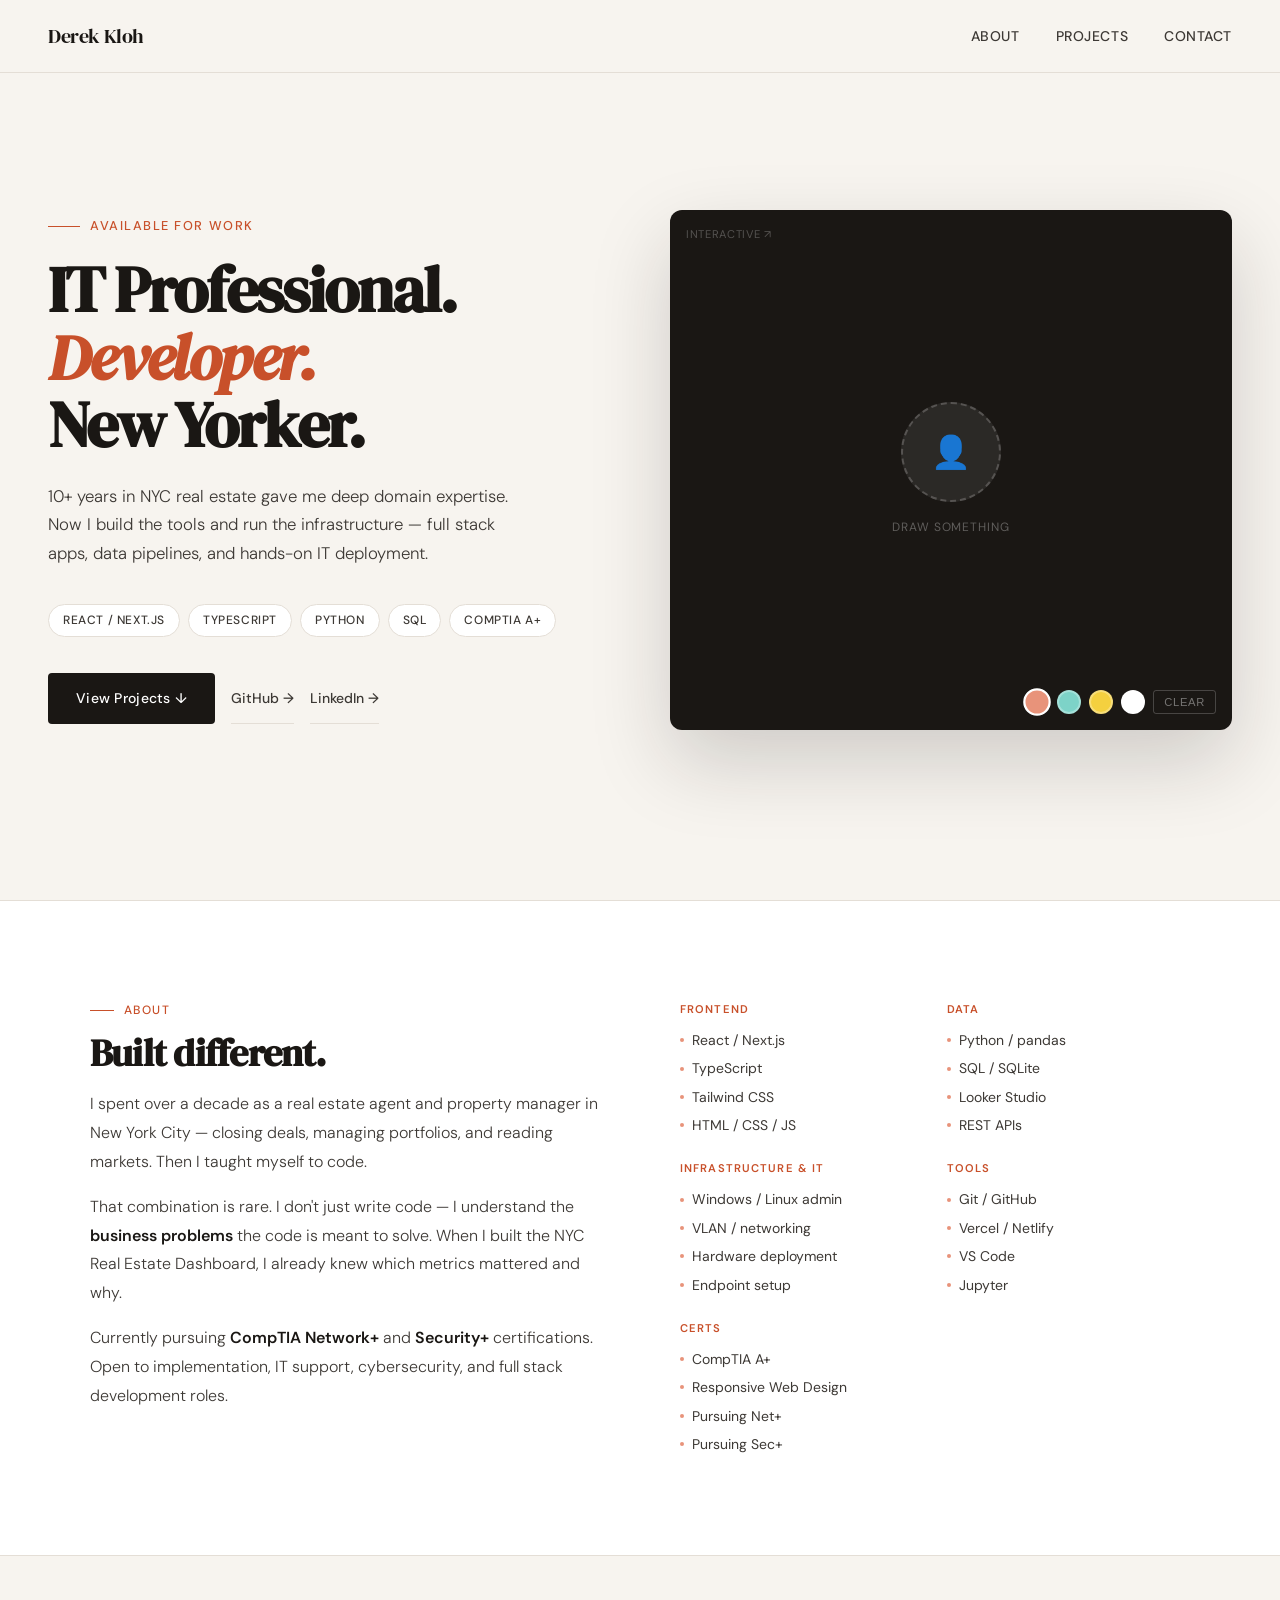
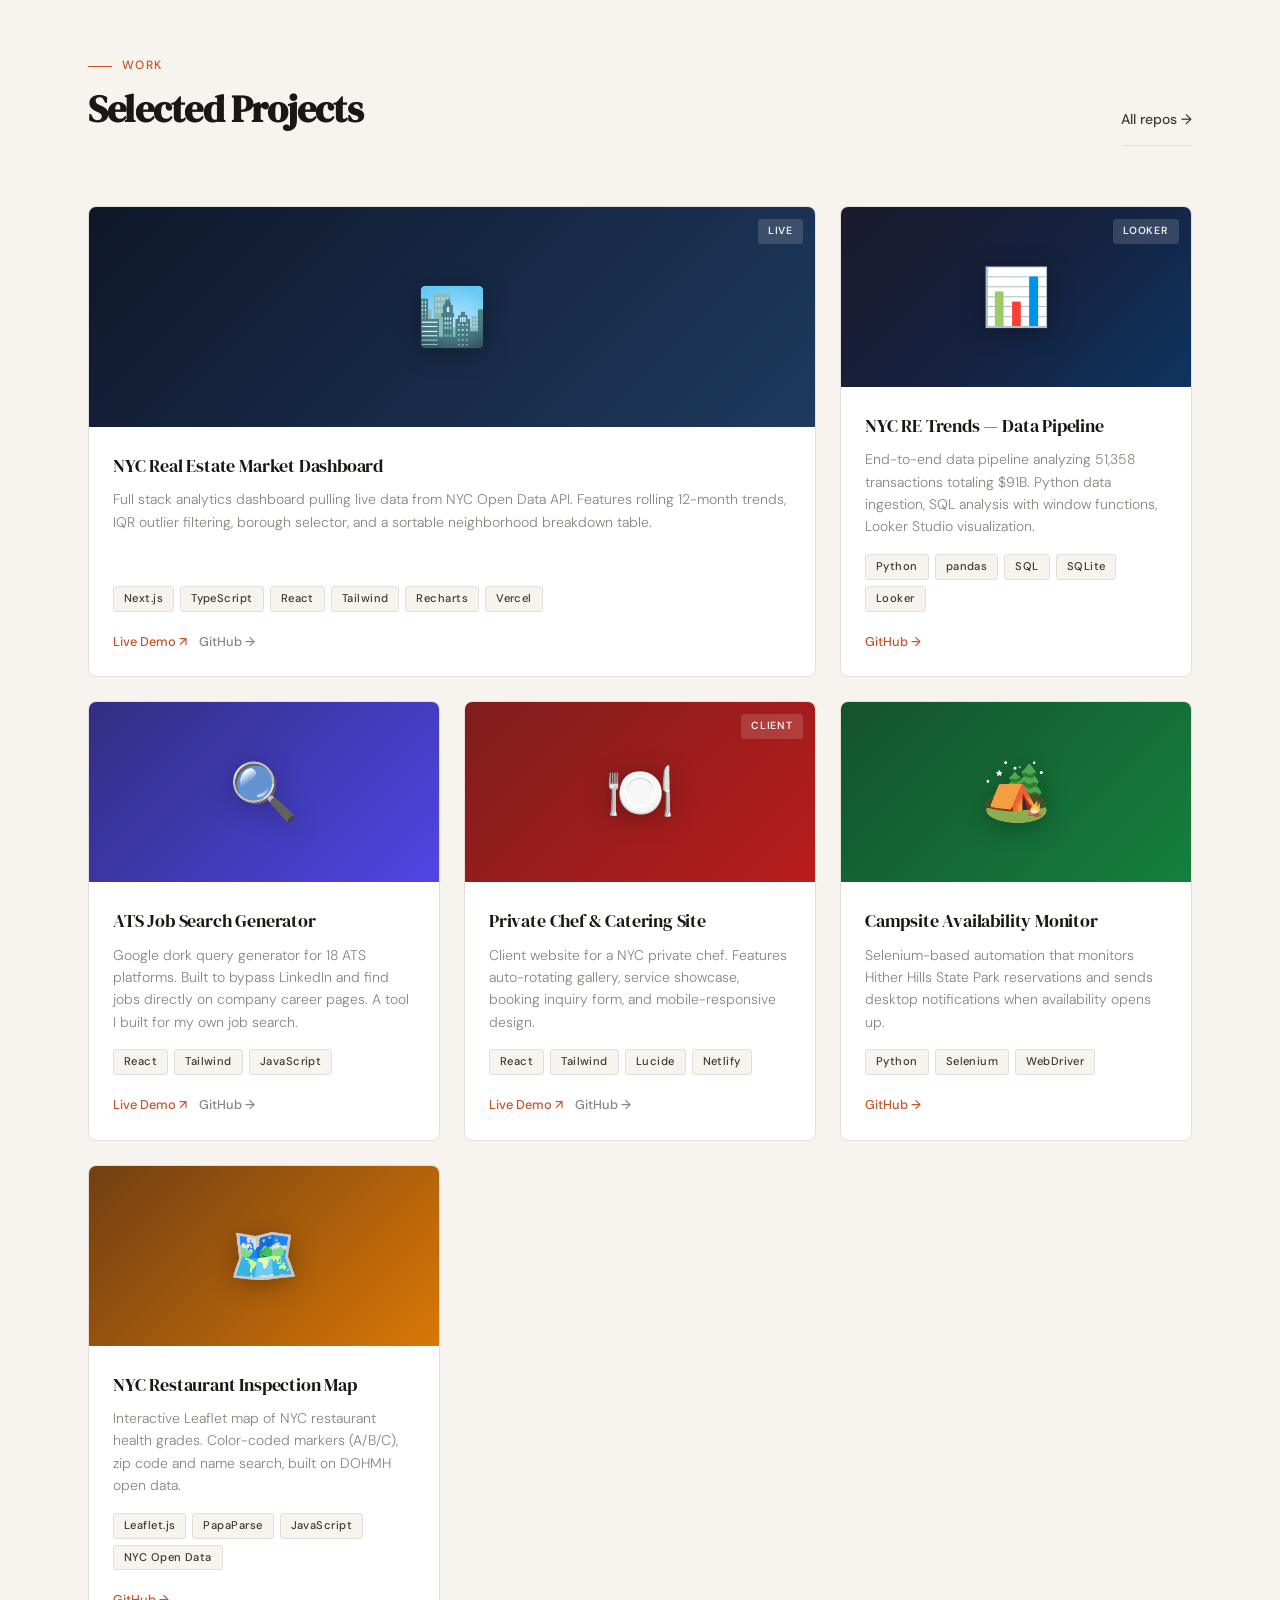
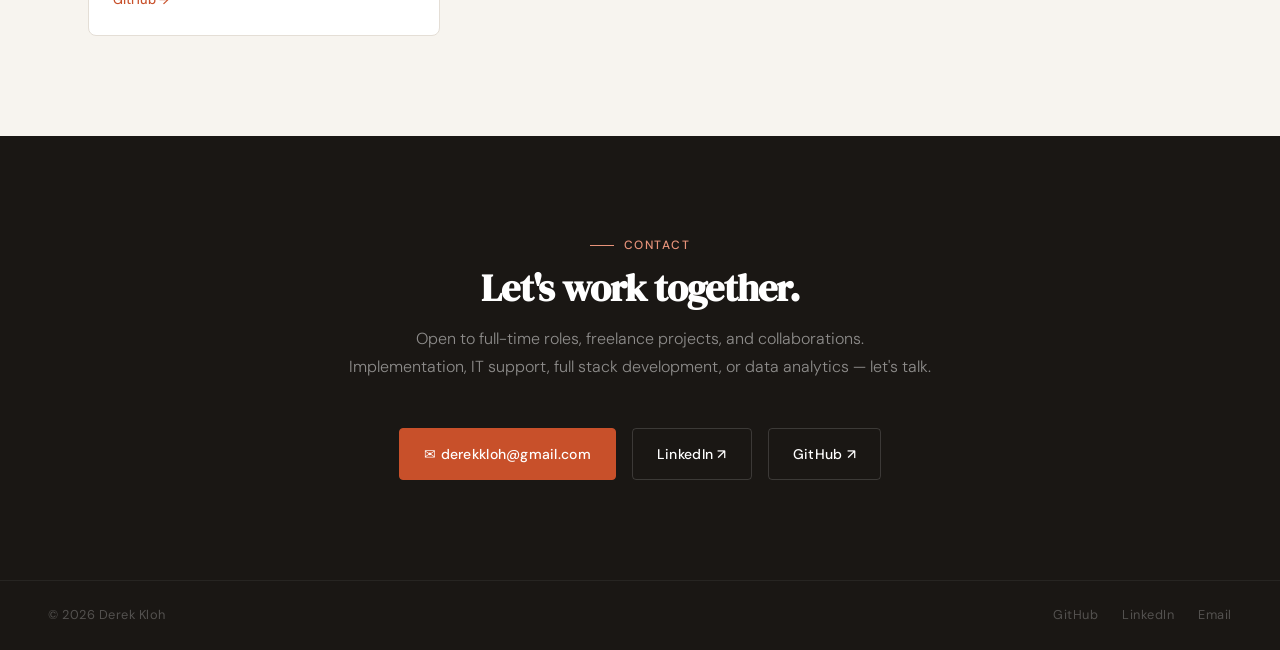
<file: index.html>
<!DOCTYPE html>
<html lang="en">
<head>
  <meta charset="UTF-8" />
  <meta name="viewport" content="width=device-width, initial-scale=1.0"/>
  <title>Derek Kloh — IT Professional. Developer.</title>
  <link rel="preconnect" href="https://fonts.googleapis.com">
  <link rel="preconnect" href="https://fonts.gstatic.com" crossorigin>
  <link href="https://fonts.googleapis.com/css2?family=DM+Serif+Display:ital@0;1&family=DM+Sans:wght@300;400;500;600&display=swap" rel="stylesheet">
  <style>
    *, *::before, *::after { margin: 0; padding: 0; box-sizing: border-box; }

    :root {
      --cream: #F7F4EF;
      --ink: #1A1714;
      --charcoal: #3D3935;
      --warm-gray: #8A8480;
      --accent: #C8502A;
      --accent-light: #E8937A;
      --card-bg: #FFFFFF;
      --border: #E4DED6;
    }

    html { scroll-behavior: smooth; }

    body {
      font-family: 'DM Sans', sans-serif;
      background: var(--cream);
      color: var(--ink);
      line-height: 1.6;
      overflow-x: hidden;
    }

    /* ── NAV ── */
    nav {
      position: fixed;
      top: 0; left: 0; right: 0;
      z-index: 100;
      display: flex;
      justify-content: space-between;
      align-items: center;
      padding: 20px 48px;
      background: rgba(247,244,239,0.85);
      backdrop-filter: blur(12px);
      border-bottom: 1px solid var(--border);
    }

    .nav-logo {
      font-family: 'DM Serif Display', serif;
      font-size: 1.25rem;
      color: var(--ink);
      text-decoration: none;
      letter-spacing: -0.02em;
    }

    .nav-links {
      display: flex;
      gap: 36px;
      list-style: none;
    }

    .nav-links a {
      font-size: 0.875rem;
      font-weight: 500;
      color: var(--charcoal);
      text-decoration: none;
      letter-spacing: 0.04em;
      text-transform: uppercase;
      transition: color 0.2s;
    }

    .nav-links a:hover { color: var(--accent); }

    /* ── HERO ── */
    #hero {
      min-height: 100vh;
      display: grid;
      grid-template-columns: 1fr 1fr;
      align-items: center;
      padding: 120px 48px 80px;
      gap: 60px;
      position: relative;
    }

    .hero-text { position: relative; z-index: 2; }

    .hero-eyebrow {
      font-size: 0.8rem;
      font-weight: 500;
      letter-spacing: 0.12em;
      text-transform: uppercase;
      color: var(--accent);
      margin-bottom: 20px;
      display: flex;
      align-items: center;
      gap: 10px;
    }

    .hero-eyebrow::before {
      content: '';
      display: block;
      width: 32px;
      height: 1px;
      background: var(--accent);
    }

    h1 {
      font-family: 'DM Serif Display', serif;
      font-size: clamp(3rem, 5vw, 4.5rem);
      line-height: 1.05;
      letter-spacing: -0.03em;
      color: var(--ink);
      margin-bottom: 24px;
    }

    h1 em {
      font-style: italic;
      color: var(--accent);
    }

    .hero-bio {
      font-size: 1.05rem;
      color: var(--charcoal);
      max-width: 480px;
      line-height: 1.7;
      margin-bottom: 36px;
      font-weight: 300;
    }

    .hero-tags {
      display: flex;
      flex-wrap: wrap;
      gap: 8px;
      margin-bottom: 36px;
    }

    .tag {
      font-size: 0.75rem;
      font-weight: 500;
      letter-spacing: 0.05em;
      text-transform: uppercase;
      padding: 6px 14px;
      border: 1px solid var(--border);
      border-radius: 999px;
      color: var(--charcoal);
      background: white;
    }

    .hero-ctas {
      display: flex;
      gap: 16px;
      align-items: center;
      flex-wrap: wrap;
    }

    .btn-primary {
      display: inline-flex;
      align-items: center;
      gap: 8px;
      background: var(--ink);
      color: white;
      padding: 14px 28px;
      border-radius: 4px;
      font-size: 0.875rem;
      font-weight: 500;
      text-decoration: none;
      letter-spacing: 0.02em;
      transition: background 0.2s, transform 0.15s;
    }

    .btn-primary:hover {
      background: var(--accent);
      transform: translateY(-1px);
    }

    .btn-ghost {
      display: inline-flex;
      align-items: center;
      gap: 8px;
      color: var(--charcoal);
      padding: 14px 0;
      font-size: 0.875rem;
      font-weight: 500;
      text-decoration: none;
      border-bottom: 1px solid var(--border);
      transition: color 0.2s, border-color 0.2s;
    }

    .btn-ghost:hover {
      color: var(--accent);
      border-color: var(--accent);
    }

    /* ── CANVAS PANEL ── */
    .hero-canvas-panel {
      position: relative;
      height: 520px;
      border-radius: 12px;
      overflow: hidden;
      background: var(--ink);
      box-shadow: 0 32px 80px rgba(26,23,20,0.18);
    }

    #spray-canvas {
      position: absolute;
      inset: 0;
      width: 100%;
      height: 100%;
      cursor: crosshair;
    }

    .canvas-overlay-text {
      position: absolute;
      inset: 0;
      display: flex;
      flex-direction: column;
      align-items: center;
      justify-content: center;
      pointer-events: none;
      z-index: 1;
    }

    .canvas-overlay-text .photo-placeholder {
      width: 100px;
      height: 100px;
      border-radius: 50%;
      background: rgba(255,255,255,0.08);
      border: 2px dashed rgba(255,255,255,0.2);
      display: flex;
      align-items: center;
      justify-content: center;
      font-size: 2rem;
      margin-bottom: 16px;
    }

    .canvas-overlay-text p {
      font-size: 0.75rem;
      color: rgba(255,255,255,0.3);
      letter-spacing: 0.08em;
      text-transform: uppercase;
    }

    .canvas-controls {
      position: absolute;
      bottom: 16px;
      right: 16px;
      z-index: 10;
      display: flex;
      gap: 8px;
      align-items: center;
    }

    .color-dot {
      width: 24px;
      height: 24px;
      border-radius: 50%;
      border: 2px solid rgba(255,255,255,0.3);
      cursor: pointer;
      transition: transform 0.15s, border-color 0.15s;
    }

    .color-dot:hover { transform: scale(1.2); }
    .color-dot.active { border-color: white; transform: scale(1.15); }

    .canvas-clear {
      font-size: 0.7rem;
      font-weight: 500;
      letter-spacing: 0.06em;
      text-transform: uppercase;
      color: rgba(255,255,255,0.4);
      background: none;
      border: 1px solid rgba(255,255,255,0.2);
      padding: 5px 10px;
      border-radius: 3px;
      cursor: pointer;
      transition: color 0.2s, border-color 0.2s;
    }

    .canvas-clear:hover {
      color: white;
      border-color: rgba(255,255,255,0.5);
    }

    .canvas-hint {
      position: absolute;
      top: 16px;
      left: 16px;
      font-size: 0.7rem;
      letter-spacing: 0.06em;
      text-transform: uppercase;
      color: rgba(255,255,255,0.25);
      pointer-events: none;
    }

    /* ── SECTION COMMON ── */
    section { padding: 100px 48px; }

    .section-label {
      font-size: 0.75rem;
      font-weight: 500;
      letter-spacing: 0.12em;
      text-transform: uppercase;
      color: var(--accent);
      margin-bottom: 12px;
      display: flex;
      align-items: center;
      gap: 10px;
    }

    .section-label::before {
      content: '';
      display: block;
      width: 24px;
      height: 1px;
      background: var(--accent);
    }

    .section-title {
      font-family: 'DM Serif Display', serif;
      font-size: clamp(2rem, 3vw, 2.75rem);
      letter-spacing: -0.02em;
      color: var(--ink);
      margin-bottom: 16px;
      line-height: 1.1;
    }

    .section-subtitle {
      font-size: 1rem;
      color: var(--warm-gray);
      max-width: 520px;
      line-height: 1.7;
      font-weight: 300;
    }

    /* ── ABOUT ── */
    #about {
      background: white;
      border-top: 1px solid var(--border);
      border-bottom: 1px solid var(--border);
    }

    .about-grid {
      display: grid;
      grid-template-columns: 1fr 1fr;
      gap: 80px;
      align-items: start;
      max-width: 1100px;
      margin: 0 auto;
    }

    .about-text p {
      font-size: 1rem;
      color: var(--charcoal);
      line-height: 1.8;
      font-weight: 300;
      margin-bottom: 16px;
    }

    .about-text p strong {
      font-weight: 600;
      color: var(--ink);
    }

    .skills-grid {
      display: grid;
      grid-template-columns: 1fr 1fr;
      gap: 24px;
    }

    .skill-group h4 {
      font-size: 0.7rem;
      font-weight: 600;
      letter-spacing: 0.1em;
      text-transform: uppercase;
      color: var(--accent);
      margin-bottom: 10px;
    }

    .skill-group ul {
      list-style: none;
      display: flex;
      flex-direction: column;
      gap: 6px;
    }

    .skill-group li {
      font-size: 0.875rem;
      color: var(--charcoal);
      font-weight: 400;
      display: flex;
      align-items: center;
      gap: 8px;
    }

    .skill-group li::before {
      content: '';
      display: block;
      width: 4px;
      height: 4px;
      border-radius: 50%;
      background: var(--accent-light);
      flex-shrink: 0;
    }

    /* ── PROJECTS ── */
    #projects { max-width: 1200px; margin: 0 auto; padding: 100px 48px; }

    .projects-header {
      display: flex;
      justify-content: space-between;
      align-items: flex-end;
      margin-bottom: 60px;
    }

    .projects-grid {
      display: grid;
      grid-template-columns: repeat(3, 1fr);
      gap: 24px;
    }

    .project-card {
      background: white;
      border: 1px solid var(--border);
      border-radius: 8px;
      overflow: hidden;
      transition: transform 0.2s, box-shadow 0.2s;
      display: flex;
      flex-direction: column;
    }

    .project-card:hover {
      transform: translateY(-4px);
      box-shadow: 0 16px 48px rgba(26,23,20,0.1);
    }

    .project-card.featured {
      grid-column: span 2;
    }

    .project-thumb {
      height: 180px;
      display: flex;
      align-items: center;
      justify-content: center;
      font-size: 3rem;
      position: relative;
      overflow: hidden;
    }

    .project-card.featured .project-thumb { height: 220px; }

    .project-thumb-nyc-next { background: linear-gradient(135deg, #0f172a 0%, #1e3a5f 100%); }
    .project-thumb-nyc-py { background: linear-gradient(135deg, #1a1a2e 0%, #16213e 50%, #0f3460 100%); }
    .project-thumb-ats { background: linear-gradient(135deg, #312e81 0%, #4f46e5 100%); }
    .project-thumb-chef { background: linear-gradient(135deg, #7f1d1d 0%, #b91c1c 100%); }
    .project-thumb-camp { background: linear-gradient(135deg, #14532d 0%, #15803d 100%); }
    .project-thumb-rest { background: linear-gradient(135deg, #713f12 0%, #d97706 100%); }

    .project-icon {
      font-size: 3.5rem;
      filter: drop-shadow(0 4px 12px rgba(0,0,0,0.3));
    }

    .project-badge {
      position: absolute;
      top: 12px;
      right: 12px;
      font-size: 0.65rem;
      font-weight: 600;
      letter-spacing: 0.08em;
      text-transform: uppercase;
      padding: 4px 10px;
      border-radius: 3px;
      background: rgba(255,255,255,0.15);
      color: rgba(255,255,255,0.9);
      backdrop-filter: blur(8px);
    }

    .project-body {
      padding: 24px;
      flex: 1;
      display: flex;
      flex-direction: column;
    }

    .project-title {
      font-family: 'DM Serif Display', serif;
      font-size: 1.15rem;
      color: var(--ink);
      margin-bottom: 8px;
      letter-spacing: -0.01em;
    }

    .project-desc {
      font-size: 0.875rem;
      color: var(--warm-gray);
      line-height: 1.6;
      font-weight: 300;
      flex: 1;
      margin-bottom: 16px;
    }

    .project-stack {
      display: flex;
      flex-wrap: wrap;
      gap: 6px;
      margin-bottom: 20px;
    }

    .stack-tag {
      font-size: 0.7rem;
      font-weight: 500;
      letter-spacing: 0.04em;
      padding: 3px 10px;
      background: var(--cream);
      border: 1px solid var(--border);
      border-radius: 3px;
      color: var(--charcoal);
    }

    .project-links {
      display: flex;
      gap: 12px;
    }

    .project-link {
      font-size: 0.8rem;
      font-weight: 500;
      color: var(--accent);
      text-decoration: none;
      display: flex;
      align-items: center;
      gap: 4px;
      transition: opacity 0.2s;
    }

    .project-link:hover { opacity: 0.7; }

    .project-link.secondary {
      color: var(--warm-gray);
    }

    /* ── CONTACT ── */
    #contact {
      background: var(--ink);
      color: white;
    }

    .contact-inner {
      max-width: 680px;
      margin: 0 auto;
      text-align: center;
    }

    #contact .section-label { justify-content: center; color: var(--accent-light); }
    #contact .section-label::before { background: var(--accent-light); }

    #contact .section-title { color: white; }

    .contact-sub {
      font-size: 1rem;
      color: rgba(255,255,255,0.5);
      line-height: 1.7;
      font-weight: 300;
      margin-bottom: 48px;
    }

    .contact-links {
      display: flex;
      gap: 16px;
      justify-content: center;
      flex-wrap: wrap;
    }

    .contact-link {
      display: inline-flex;
      align-items: center;
      gap: 8px;
      padding: 14px 24px;
      border: 1px solid rgba(255,255,255,0.15);
      border-radius: 4px;
      color: white;
      text-decoration: none;
      font-size: 0.875rem;
      font-weight: 500;
      letter-spacing: 0.02em;
      transition: background 0.2s, border-color 0.2s;
    }

    .contact-link:hover {
      background: rgba(255,255,255,0.08);
      border-color: rgba(255,255,255,0.3);
    }

    .contact-link.primary {
      background: var(--accent);
      border-color: var(--accent);
    }

    .contact-link.primary:hover {
      background: var(--accent-light);
      border-color: var(--accent-light);
    }

    /* ── FOOTER ── */
    footer {
      background: var(--ink);
      border-top: 1px solid rgba(255,255,255,0.06);
      padding: 24px 48px;
      display: flex;
      justify-content: space-between;
      align-items: center;
    }

    footer p {
      font-size: 0.8rem;
      color: rgba(255,255,255,0.25);
      letter-spacing: 0.04em;
    }

    .footer-links {
      display: flex;
      gap: 24px;
    }

    .footer-links a {
      font-size: 0.8rem;
      color: rgba(255,255,255,0.25);
      text-decoration: none;
      transition: color 0.2s;
      letter-spacing: 0.04em;
    }

    .footer-links a:hover { color: rgba(255,255,255,0.6); }

    /* ── ANIMATIONS ── */
    .fade-in {
      opacity: 0;
      transform: translateY(20px);
      transition: opacity 0.6s ease, transform 0.6s ease;
    }

    .fade-in.visible {
      opacity: 1;
      transform: translateY(0);
    }

    /* ── RESPONSIVE ── */
    @media (max-width: 900px) {
      nav { padding: 16px 24px; }
      .nav-links { gap: 20px; }

      #hero {
        grid-template-columns: 1fr;
        padding: 100px 24px 60px;
        gap: 40px;
      }

      .hero-canvas-panel { height: 360px; }

      section { padding: 70px 24px; }
      #projects { padding: 70px 24px; }

      .about-grid { grid-template-columns: 1fr; gap: 40px; }
      .projects-grid { grid-template-columns: 1fr; }
      .project-card.featured { grid-column: span 1; }

      footer { flex-direction: column; gap: 12px; text-align: center; }
    }

    @media (max-width: 600px) {
      .nav-links { display: none; }
      h1 { font-size: 2.5rem; }
      .projects-header { flex-direction: column; align-items: flex-start; gap: 16px; }
    }
  </style>
</head>
<body>

  <!-- NAV -->
  <nav>
    <a href="#hero" class="nav-logo">Derek Kloh</a>
    <ul class="nav-links">
      <li><a href="#about">About</a></li>
      <li><a href="#projects">Projects</a></li>
      <li><a href="#contact">Contact</a></li>
    </ul>
  </nav>

  <!-- HERO -->
  <section id="hero">
    <div class="hero-text fade-in">
      <div class="hero-eyebrow">Available for work</div>
      <h1>IT Professional.<br><em>Developer.</em><br>New Yorker.</h1>
      <p class="hero-bio">
        10+ years in NYC real estate gave me deep domain expertise. Now I build the tools and run the infrastructure — full stack apps, data pipelines, and hands-on IT deployment.
      </p>
      <div class="hero-tags">
        <span class="tag">React / Next.js</span>
        <span class="tag">TypeScript</span>
        <span class="tag">Python</span>
        <span class="tag">SQL</span>
        <span class="tag">CompTIA A+</span>
      </div>
      <div class="hero-ctas">
        <a href="#projects" class="btn-primary">View Projects ↓</a>
        <a href="https://github.com/Dkloh" target="_blank" class="btn-ghost">GitHub →</a>
        <a href="https://linkedin.com/in/derekkloh" target="_blank" class="btn-ghost">LinkedIn →</a>
      </div>
    </div>

    <!-- Interactive canvas panel -->
    <div class="hero-canvas-panel fade-in" style="transition-delay: 0.2s;">
      <canvas id="spray-canvas"></canvas>
      <div class="canvas-overlay-text">
        <div class="photo-placeholder">👤</div>
        <p>Draw something</p>
      </div>
      <span class="canvas-hint">Interactive ↗</span>
      <div class="canvas-controls">
        <div class="color-dot active" style="background:#E8937A;" data-color="rgba(232,147,122,0.9)"></div>
        <div class="color-dot" style="background:#7DD3C8;" data-color="rgba(125,211,200,0.9)"></div>
        <div class="color-dot" style="background:#F4D03F;" data-color="rgba(244,208,63,0.9)"></div>
        <div class="color-dot" style="background:#FFFFFF;" data-color="rgba(255,255,255,0.7)"></div>
        <button class="canvas-clear" id="clear-canvas">Clear</button>
      </div>
    </div>
  </section>

  <!-- ABOUT -->
  <section id="about">
    <div class="about-grid">
      <div class="about-text fade-in">
        <div class="section-label">About</div>
        <h2 class="section-title">Built different.</h2>
        <p>I spent over a decade as a real estate agent and property manager in New York City — closing deals, managing portfolios, and reading markets. Then I taught myself to code.</p>
        <p>That combination is rare. I don't just write code — I understand the <strong>business problems</strong> the code is meant to solve. When I built the NYC Real Estate Dashboard, I already knew which metrics mattered and why.</p>
        <p>Currently pursuing <strong>CompTIA Network+</strong> and <strong>Security+</strong> certifications. Open to implementation, IT support, cybersecurity, and full stack development roles.</p>
      </div>
      <div class="skills-grid fade-in" style="transition-delay:0.15s;">
        <div class="skill-group">
          <h4>Frontend</h4>
          <ul>
            <li>React / Next.js</li>
            <li>TypeScript</li>
            <li>Tailwind CSS</li>
            <li>HTML / CSS / JS</li>
          </ul>
        </div>
        <div class="skill-group">
          <h4>Data</h4>
          <ul>
            <li>Python / pandas</li>
            <li>SQL / SQLite</li>
            <li>Looker Studio</li>
            <li>REST APIs</li>
          </ul>
        </div>
        <div class="skill-group">
          <h4>Infrastructure & IT</h4>
          <ul>
            <li>Windows / Linux admin</li>
            <li>VLAN / networking</li>
            <li>Hardware deployment</li>
            <li>Endpoint setup</li>
          </ul>
        </div>
        <div class="skill-group">
          <h4>Tools</h4>
          <ul>
            <li>Git / GitHub</li>
            <li>Vercel / Netlify</li>
            <li>VS Code</li>
            <li>Jupyter</li>
          </ul>
        </div>
        <div class="skill-group">
          <h4>Certs</h4>
          <ul>
            <li>CompTIA A+</li>
            <li>Responsive Web Design</li>
            <li>Pursuing Net+</li>
            <li>Pursuing Sec+</li>
          </ul>
        </div>
      </div>
    </div>
  </section>

  <!-- PROJECTS -->
  <section id="projects">
    <div class="projects-header fade-in">
      <div>
        <div class="section-label">Work</div>
        <h2 class="section-title">Selected Projects</h2>
      </div>
      <a href="https://github.com/Dkloh" target="_blank" class="btn-ghost">All repos →</a>
    </div>

    <div class="projects-grid">

      <!-- FEATURED: NYC Next.js -->
      <div class="project-card featured fade-in">
        <div class="project-thumb project-thumb-nyc-next">
          <span class="project-icon">🏙️</span>
          <span class="project-badge">Live</span>
        </div>
        <div class="project-body">
          <div class="project-title">NYC Real Estate Market Dashboard</div>
          <div class="project-desc">Full stack analytics dashboard pulling live data from NYC Open Data API. Features rolling 12-month trends, IQR outlier filtering, borough selector, and a sortable neighborhood breakdown table.</div>
          <div class="project-stack">
            <span class="stack-tag">Next.js</span>
            <span class="stack-tag">TypeScript</span>
            <span class="stack-tag">React</span>
            <span class="stack-tag">Tailwind</span>
            <span class="stack-tag">Recharts</span>
            <span class="stack-tag">Vercel</span>
          </div>
          <div class="project-links">
            <a href="https://nyc-realestate-dashboard.vercel.app/" target="_blank" class="project-link">Live Demo ↗</a>
            <a href="https://github.com/Dkloh/nyc-realestate-dashboard" target="_blank" class="project-link secondary">GitHub →</a>
          </div>
        </div>
      </div>

      <!-- NYC Python -->
      <div class="project-card fade-in" style="transition-delay:0.1s;">
        <div class="project-thumb project-thumb-nyc-py">
          <span class="project-icon">📊</span>
          <span class="project-badge">Looker</span>
        </div>
        <div class="project-body">
          <div class="project-title">NYC RE Trends — Data Pipeline</div>
          <div class="project-desc">End-to-end data pipeline analyzing 51,358 transactions totaling $91B. Python data ingestion, SQL analysis with window functions, Looker Studio visualization.</div>
          <div class="project-stack">
            <span class="stack-tag">Python</span>
            <span class="stack-tag">pandas</span>
            <span class="stack-tag">SQL</span>
            <span class="stack-tag">SQLite</span>
            <span class="stack-tag">Looker</span>
          </div>
          <div class="project-links">
            <a href="https://github.com/Dkloh/nyc-re-trends" target="_blank" class="project-link">GitHub →</a>
          </div>
        </div>
      </div>

      <!-- ATS Tool -->
      <div class="project-card fade-in" style="transition-delay:0.15s;">
        <div class="project-thumb project-thumb-ats">
          <span class="project-icon">🔍</span>
        </div>
        <div class="project-body">
          <div class="project-title">ATS Job Search Generator</div>
          <div class="project-desc">Google dork query generator for 18 ATS platforms. Built to bypass LinkedIn and find jobs directly on company career pages. A tool I built for my own job search.</div>
          <div class="project-stack">
            <span class="stack-tag">React</span>
            <span class="stack-tag">Tailwind</span>
            <span class="stack-tag">JavaScript</span>
          </div>
          <div class="project-links">
            <a href="https://ats-job-search.vercel.app/" target="_blank" class="project-link">Live Demo ↗</a>
            
            <a href="https://github.com/Dkloh/ats-job-search" target="_blank" class="project-link secondary">GitHub →</a>
          </div>
        </div>
      </div>

      <!-- Deirdre's -->
      <div class="project-card fade-in" style="transition-delay:0.2s;">
        <div class="project-thumb project-thumb-chef">
          <span class="project-icon">🍽️</span>
          <span class="project-badge">Client</span>
        </div>
        <div class="project-body">
          <div class="project-title">Private Chef & Catering Site</div>
          <div class="project-desc">Client website for a NYC private chef. Features auto-rotating gallery, service showcase, booking inquiry form, and mobile-responsive design.</div>
          <div class="project-stack">
            <span class="stack-tag">React</span>
            <span class="stack-tag">Tailwind</span>
            <span class="stack-tag">Lucide</span>
            <span class="stack-tag">Netlify</span>
          </div>
          <div class="project-links">
            <a href="https://deirdres.netlify.app/" target="_blank" class="project-link">Live Demo ↗</a>
            <a href="https://github.com/Dkloh/deirdres-website" target="_blank" class="project-link secondary">GitHub →</a>
          </div>
        </div>
      </div>

      <!-- Campsite -->
      <div class="project-card fade-in" style="transition-delay:0.25s;">
        <div class="project-thumb project-thumb-camp">
          <span class="project-icon">🏕️</span>
        </div>
        <div class="project-body">
          <div class="project-title">Campsite Availability Monitor</div>
          <div class="project-desc">Selenium-based automation that monitors Hither Hills State Park reservations and sends desktop notifications when availability opens up.</div>
          <div class="project-stack">
            <span class="stack-tag">Python</span>
            <span class="stack-tag">Selenium</span>
            <span class="stack-tag">WebDriver</span>
          </div>
          <div class="project-links">
            <a href="https://github.com/Dkloh" target="_blank" class="project-link">GitHub →</a>
          </div>
        </div>
      </div>

      <!-- Restaurant Map -->
      <div class="project-card fade-in" style="transition-delay:0.3s;">
        <div class="project-thumb project-thumb-rest">
          <span class="project-icon">🗺️</span>
        </div>
        <div class="project-body">
          <div class="project-title">NYC Restaurant Inspection Map</div>
          <div class="project-desc">Interactive Leaflet map of NYC restaurant health grades. Color-coded markers (A/B/C), zip code and name search, built on DOHMH open data.</div>
          <div class="project-stack">
            <span class="stack-tag">Leaflet.js</span>
            <span class="stack-tag">PapaParse</span>
            <span class="stack-tag">JavaScript</span>
            <span class="stack-tag">NYC Open Data</span>
          </div>
          <div class="project-links">
            <a href="https://github.com/Dkloh" target="_blank" class="project-link">GitHub →</a>
          </div>
        </div>
      </div>

    </div>
  </section>

  <!-- CONTACT -->
  <section id="contact">
    <div class="contact-inner fade-in">
      <div class="section-label">Contact</div>
      <h2 class="section-title">Let's work together.</h2>
      <p class="contact-sub">
        Open to full-time roles, freelance projects, and collaborations.<br>
        Implementation, IT support, full stack development, or data analytics — let's talk.
      </p>
      <div class="contact-links">
        <a href="mailto:derekkloh@gmail.com" class="contact-link primary">✉ derekkloh@gmail.com</a>
        <a href="https://linkedin.com/in/derekkloh" target="_blank" class="contact-link">LinkedIn ↗</a>
        <a href="https://github.com/Dkloh" target="_blank" class="contact-link">GitHub ↗</a>
      </div>
    </div>
  </section>

  <!-- FOOTER -->
  <footer>
    <p>© 2026 Derek Kloh</p>
    <div class="footer-links">
      <a href="https://github.com/Dkloh" target="_blank">GitHub</a>
      <a href="https://linkedin.com/in/derekkloh" target="_blank">LinkedIn</a>
      <a href="mailto:derekkloh@gmail.com">Email</a>
    </div>
  </footer>

  <script>
    // ── SPRAY CANVAS ──
    const canvas = document.getElementById('spray-canvas');
    const ctx = canvas.getContext('2d');
    let drawing = false;
    let brushColor = 'rgba(232,147,122,0.9)';
    const sprayRadius = 20;
    const sprayDensity = 25;

    function resizeCanvas() {
      const panel = canvas.parentElement;
      canvas.width = panel.offsetWidth;
      canvas.height = panel.offsetHeight;
    }

    resizeCanvas();
    window.addEventListener('resize', resizeCanvas);

    function getPos(e) {
      const rect = canvas.getBoundingClientRect();
      const clientX = e.touches ? e.touches[0].clientX : e.clientX;
      const clientY = e.touches ? e.touches[0].clientY : e.clientY;
      return { x: clientX - rect.left, y: clientY - rect.top };
    }

    function spray(pos) {
      ctx.fillStyle = brushColor;
      for (let i = 0; i < sprayDensity; i++) {
        const angle = Math.random() * Math.PI * 2;
        const dist = Math.random() * sprayRadius;
        const x = pos.x + Math.cos(angle) * dist;
        const y = pos.y + Math.sin(angle) * dist;
        const size = Math.random() * 2 + 0.5;
        ctx.fillRect(x, y, size, size);
      }
    }

    canvas.addEventListener('pointerdown', e => {
      drawing = true;
      canvas.setPointerCapture(e.pointerId);
      spray(getPos(e));
    });

    canvas.addEventListener('pointermove', e => {
      if (drawing) spray(getPos(e));
    });

    canvas.addEventListener('pointerup', () => drawing = false);
    canvas.addEventListener('pointercancel', () => drawing = false);

    // Color dots
    document.querySelectorAll('.color-dot').forEach(dot => {
      dot.addEventListener('click', () => {
        document.querySelectorAll('.color-dot').forEach(d => d.classList.remove('active'));
        dot.classList.add('active');
        brushColor = dot.dataset.color;
      });
    });

    // Clear
    document.getElementById('clear-canvas').addEventListener('click', () => {
      ctx.clearRect(0, 0, canvas.width, canvas.height);
    });

    // ── SCROLL ANIMATIONS ──
    const observer = new IntersectionObserver(entries => {
      entries.forEach(entry => {
        if (entry.isIntersecting) {
          entry.target.classList.add('visible');
        }
      });
    }, { threshold: 0.1 });

    document.querySelectorAll('.fade-in').forEach(el => observer.observe(el));
  </script>
</body>
</html>
</file>
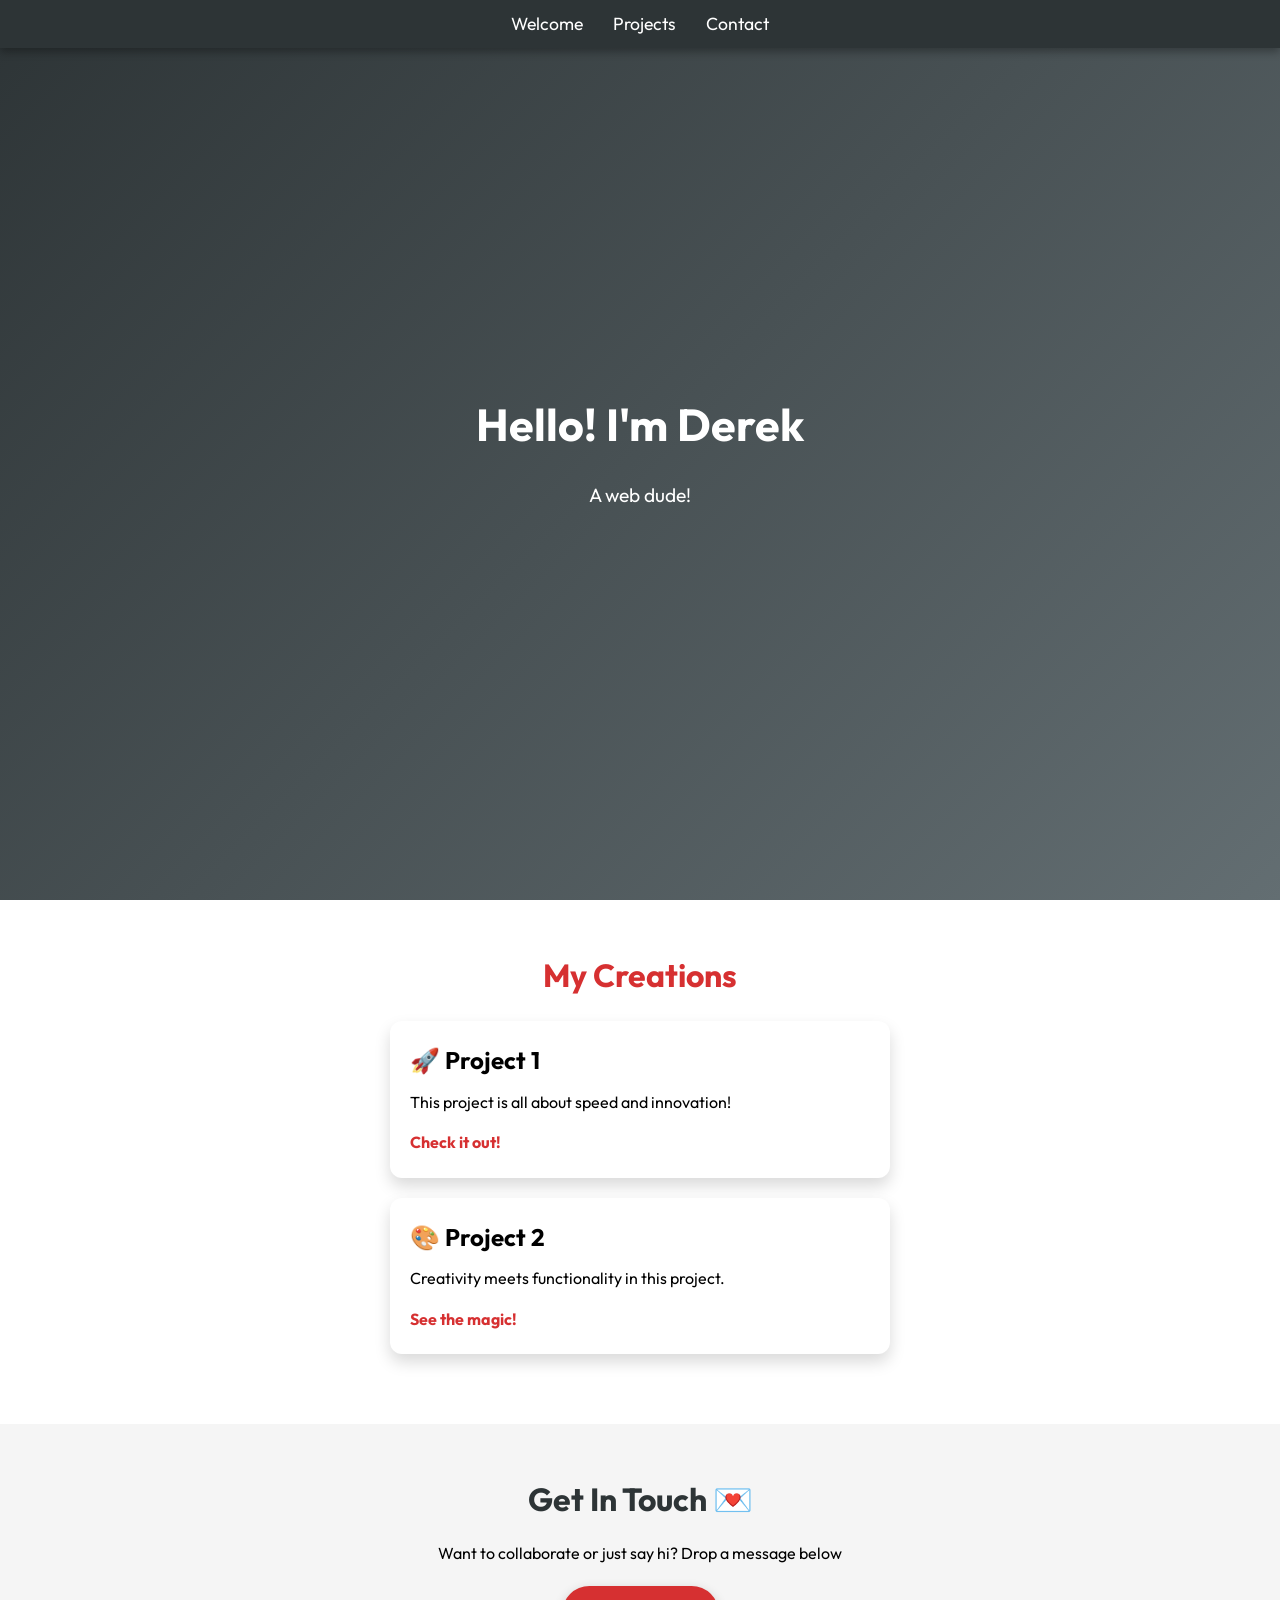
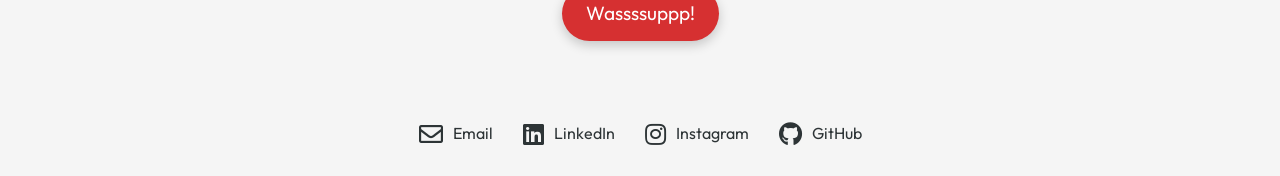
<file: public/index.html>
<!DOCTYPE html>
<html lang="en">
<head>
  <meta charset="UTF-8">
  <meta name="viewport" content="width=device-width, initial-scale=1.0">
  <title>Hello D!</title>
  <link rel="stylesheet" href="styles.css">
  <link href="https://fonts.googleapis.com/css2?family=Outfit:wght@400;500;600;700&display=swap" rel="stylesheet">
  <!-- Font Awesome CDN for Icons -->
  <link rel="stylesheet" href="https://cdnjs.cloudflare.com/ajax/libs/font-awesome/5.15.4/css/all.min.css">

</head>
<body>

  <!-- Navbar -->
  <nav id="navbar">
    <ul>
      <li><a href="#welcome-section">Welcome</a></li>
      <li><a href="#projects">Projects</a></li>
      <li><a href="#contact">Contact</a></li>
    </ul>
  </nav>

  <!-- Welcome Section -->
  <section id="welcome-section">
    <h1>Hello! I'm Derek</h1>
    <p>A web dude!</p>
  </section>

  <!-- Projects Section -->
  <section id="projects">
    <h2>My Creations</h2>
    <div class="project-tile">
      <h3>🚀 Project 1</h3>
      <p>This project is all about speed and innovation!</p>
      <a href="https://github.com/yourusername/project1" target="_blank">Check it out!</a>
    </div>
    <div class="project-tile">
      <h3>🎨 Project 2</h3>
      <p>Creativity meets functionality in this project.</p>
      <a href="https://github.com/yourusername/project2" target="_blank">See the magic!</a>
    </div>
  </section>

  <!-- Contact Section -->
  <section id="contact">
    <h2>Get In Touch 💌</h2>
    <p>Want to collaborate or just say hi? Drop a message below</p>
    <a id="profile-link" href="javascript:void(0);" onclick="openModal()">Wassssuppp!</a>
  </section>

   <!-- Modal (Pop-up form) -->
   <div id="contact-modal" class="modal">
    <div class="modal-content">
      <div class="modal-header">
        <h2>Contact Me</h2>
        <button class="close-btn" onclick="closeModal()">×</button>
      </div>
      <form action="https://formspree.io/f/xyzypabz" method="POST" class="contact-form">
        <label for="name">Your Name</label>
        <input type="text" id="name" name="name" required>

        <label for="email">Your Email</label>
        <input type="email" id="email" name="email" required>

        <label for="message">Your Message</label>
        <textarea id="message" name="message" rows="4" required></textarea>

        <button type="submit">Send Message</button>
      </form>
    </div>
  </div>


  <!-- Socials-->
  <div class="social-links">
    <a href="mailto:derekkloh@gmail.com" class="social-icon email">
        <i class="far fa-envelope"></i>
        <span>Email</span>
    </a>
    
    <a href="https://linkedin.com/in/yourprofile" class="social-icon linkedin">
        <i class="fab fa-linkedin"></i>
        <span>LinkedIn</span>
    </a>
    
    <a href="https://instagram.com/yourprofile" class="social-icon instagram">
        <i class="fab fa-instagram"></i>
        <span>Instagram</span>
    </a>

    <!-- GitHub Link -->
    <a href="https://github.com/yourusername" class="social-icon github" target="_blank">
        <i class="fab fa-github"></i>
        <span>GitHub</span>
    </a>
</div>
<script>
    // Function to open the modal (pop-up)
    function openModal() {
      document.getElementById('contact-modal').style.display = 'flex';
    }

    // Function to close the modal (pop-up)
    function closeModal() {
      document.getElementById('contact-modal').style.display = 'none';
    }
  </script>

</body>
</html>
</file>
<file: public/styles.css>
/* Reset some basic styles */
* {
    margin: 0;
    padding: 0;
    box-sizing: border-box;
  }
  
  body {
    font-family:'Outfit', -apple-system, BlinkMacSystemFont, 'Segoe UI', Roboto, Oxygen-Sans, Ubuntu, Cantarell, 'Helvetica Neue', sans-serif;
    line-height: 1.6;
    background-color: #f5f5f5;
  }
  
  /* Navbar */
  #navbar {
    position: fixed;
    top: 0;
    width: 100%;
    background-color: #2D3436;
    color: white;
    padding: 10px;
    box-shadow: 0px 4px 8px rgba(0, 0, 0, 0.3);
  }
  
  #navbar ul {
    list-style: none;
    display: flex;
    justify-content: center;
  }
  
  #navbar ul li {
    margin: 0 15px;
  }
  
  #navbar ul li a {
    color: white;
    text-decoration: none;
    font-size: 1.1rem;
    transition: transform 0.3s;
  }
  
  #navbar ul li a:hover {
    transform: scale(1.1);
  }
  
  /* Welcome Section */
  #welcome-section {
    display: flex;
    flex-direction: column;
    align-items: center;
    justify-content: center;
    height: 100vh;
    background: linear-gradient(135deg, #2D3436, #636E72);
    text-align: center;
    color: white;
    animation: fadeIn 1.5s ease-in;
  }
  
  #welcome-section h1 {
    font-size: 2.8rem;
    margin-bottom: 10px;
    animation: bounceIn 2s infinite alternate;
  }
  
  @keyframes bounceIn {
    0% { transform: translateY(0); }
    100% { transform: translateY(-10px); }
  }
  
  #welcome-section p {
    font-size: 1.2rem;
    max-width: 600px;
    margin-top: 10px;
  }
  
  /* Projects Section */
  #projects {
    padding: 50px 20px;
    background-color: #ffffff;
  }
  
  #projects h2 {
    text-align: center;
    margin-bottom: 20px;
    font-size: 2rem;
    color: #D63031;
  }
  
  .project-tile {
    background: #ffffff;
    padding: 20px;
    margin: 20px auto;
    border-radius: 12px;
    width: 80%;
    max-width: 500px;
    box-shadow: 0px 8px 16px rgba(0, 0, 0, 0.15);
    transition: transform 0.3s ease;
  }
  
  .project-tile:hover {
    transform: translateY(-10px);
  }
  
  .project-tile h3 {
    font-size: 1.5rem;
    margin-bottom: 10px;
  }
  
  .project-tile p {
    margin-bottom: 15px;
  }
  
  .project-tile a {
    display: inline-block;
    color: #D63031;
    font-weight: bold;
    text-decoration: none;
    border-bottom: 2px solid transparent;
    transition: color 0.3s, border-bottom-color 0.3s;
  }
  
  .project-tile a:hover {
    color: #ff4757;
    border-bottom-color: #ff6347;
  }
  
  /* Contact Section */
  #contact {
    padding: 50px 20px;
    text-align: center;
    background-color: #f5f5f5;
  }
  
  #contact h2 {
    font-size: 2rem;
    color: #2D3436;
    margin-bottom: 15px;
  }
  
  #profile-link {
    display: inline-block;
    margin-top: 20px;
    padding: 12px 24px;
    background-color: #D63031;
    color: white;
    text-decoration: none;
    font-size: 1.2rem;
    border-radius: 50px;
    box-shadow: 0px 4px 12px rgba(0, 0, 0, 0.2);
    transition: background-color 0.3s, box-shadow 0.3s;
  }
  
  #profile-link:hover {
    background-color: #ff4757;
    box-shadow: 0px 6px 18px rgba(0, 0, 0, 0.3);
  }
  
  /* Keyframes */
  @keyframes fadeIn {
    from { opacity: 0; }
    to { opacity: 1; }
  }
  
  /* Media Query */
  @media (max-width: 600px) {
    #welcome-section h1 {
      font-size: 2rem;
    }
  
    .project-tile {
      width: 90%;
    }
  }
  
  /* Socials if it works */
  .social-links {
    display: flex;
    justify-content: center;
    gap: 30px;
    margin: 30px 0;
}

.social-icon {
    color: #2D3436;
    font-size: 24px;
    transition: all 0.3s ease;
    display: flex;
    align-items: center;
    gap: 10px;
    text-decoration: none;
}

.social-icon span {
    font-size: 16px;
}

.social-icon:hover {
    color: #D63031;
    transform: translateY(-3px);
}

/* Specific hover colors */
.social-icon.linkedin:hover {
    color: #0077b5;
}

.social-icon.instagram:hover {
    color: #e4405f;
}

.social-icon.email:hover {
    color: #D63031;
}

.social-icon.github:hover {
    color: #6e0208;
}

/* Modal Styles */
.modal {
    display: none; /* Hidden by default */
    position: fixed;
    top: 0;
    left: 0;
    width: 100%;
    height: 100%;
    background-color: rgba(0, 0, 0, 0.5); /* Dark background */
    justify-content: center;
    align-items: center;
  }

  .modal-content {
    background-color: #fff;
    padding: 20px;
    border-radius: 8px;
    max-width: 500px;
    width: 100%;
  }

  .modal-header {
    display: flex;
    justify-content: space-between;
    align-items: center;
  }

  .modal-header h2 {
    margin: 0;
  }

  .close-btn {
    background-color: transparent;
    border: none;
    font-size: 20px;
    cursor: pointer;
  }

  .contact-form {
    display: flex;
    flex-direction: column;
  }

  .contact-form label {
    font-size: 1rem;
    margin-bottom: 5px;
  }

  .contact-form input,
  .contact-form textarea {
    padding: 10px;
    margin-bottom: 10px;
    border: 1px solid #ccc;
    border-radius: 4px;
  }

  .contact-form button {
    padding: 10px 20px;
    background-color: #D63031;
    color: white;
    border: none;
    border-radius: 4px;
    cursor: pointer;
    transition: background-color 0.3s;
  }

  .contact-form button:hover {
    background-color: #ff4757;
  }
</file>
